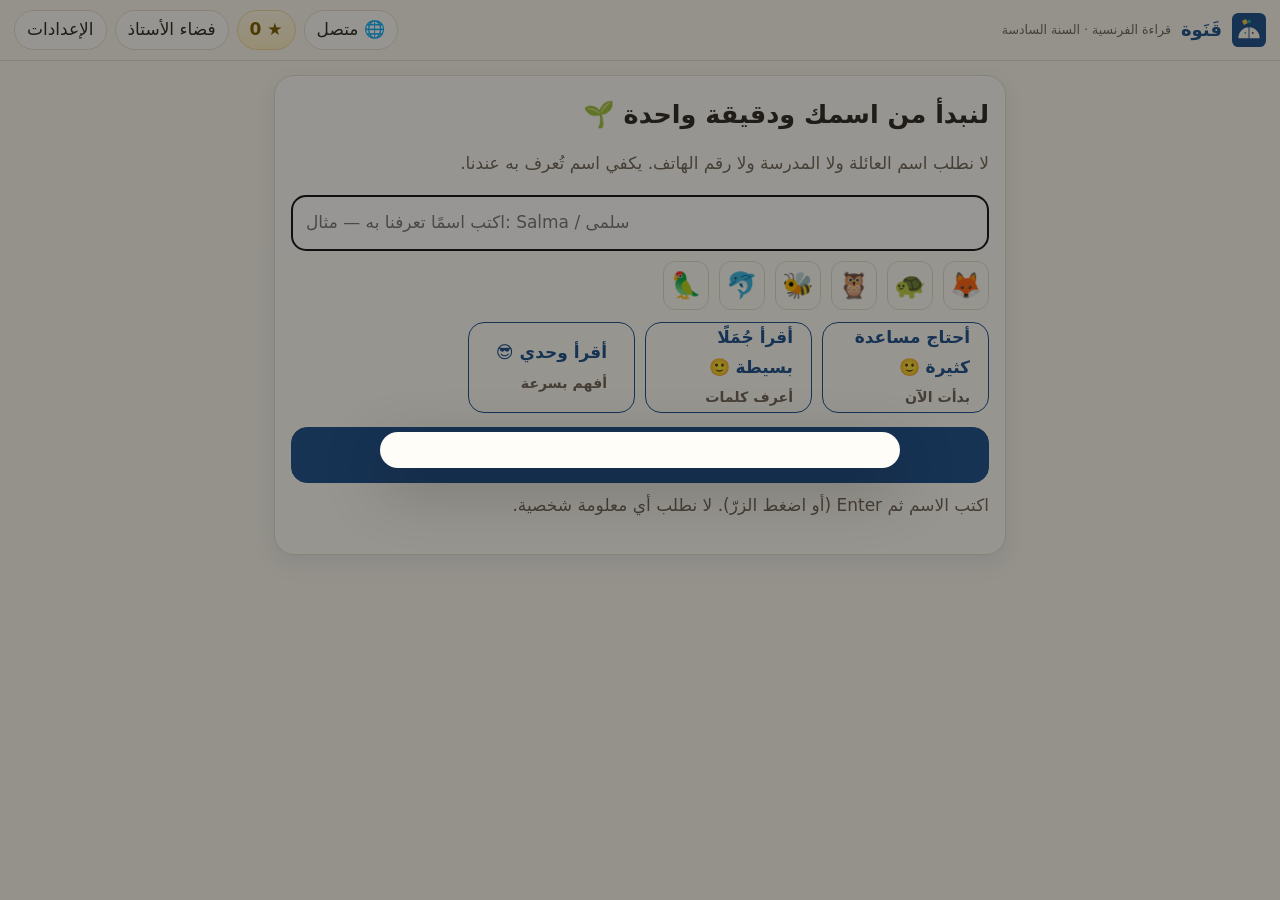
<file: prototype/index.html>
<!DOCTYPE html>
<html lang="ar" dir="rtl">
<head>
<meta charset="utf-8">
<meta name="viewport" content="width=device-width, initial-scale=1, viewport-fit=cover">
<title>قَنَوة — قراءة الفرنسية (نموذج أولي)</title>
<meta name="theme-color" content="#1B4F8C">
<link rel="manifest" href="manifest.webmanifest">
<link rel="icon" href="assets/icon.svg" type="image/svg+xml">
<link rel="stylesheet" href="styles.css">
</head>
<body data-view="home">
<header class="top">
  <div class="brand">
    <img src="assets/icon.svg" alt="" width="34" height="34">
    <span class="brand-name">قَنَوة</span>
    <span class="brand-sub">قراءة الفرنسية · السنة السادسة</span>
  </div>
  <div class="top-right">
    <button id="btn-offline" class="chip" title="حالة الاتصال">…</button>
    <span class="chip stars">★ <b id="xp-stars">0</b></span>
    <a class="chip" href="teacher.html">فضاء الأستاذ</a>
    <button id="btn-settings" class="chip" aria-label="الإعدادات">الإعدادات</button>
  </div>
</header>

<main id="main" aria-live="polite"></main>

<aside id="tutor" class="tutor" hidden>
  <div class="tutor-head">
    <button id="tutor-avatar" class="tutor-avatar" aria-label="نور">🌟</button>
    <div><b id="tutor-name">نور</b> <small>مرافقك · لا يعطي الحل بل يساعدك لتجده</small></div>
    <button id="tutor-close" class="icon-btn" aria-label="إغلاق">✕</button>
  </div>
  <ul id="tutor-log" class="tutor-log"></ul>
  <div id="tutor-quick" class="tutor-quick">
    <button data-q="explain">اشرح لي هذه الجملة</button>
    <button data-q="word">ماذا تعني هذه الكلمة؟</button>
    <button data-q="slow">نطّقها ببطء</button>
    <button data-q="test">اختبرني</button>
    <button data-q="scare">أنا متوتر</button>
  </div>
  <form id="tutor-form" class="tutor-form">
    <input id="tutor-input" placeholder="اكتب هنا…" autocomplete="off">
    <button type="submit">أرسل</button>
  </form>
</aside>

<div id="modal" class="modal" hidden><div class="modal-box" id="modal-box"></div></div>

<script src="data.js"></script>
<script src="app.js"></script>
</body>
</html>
</file>
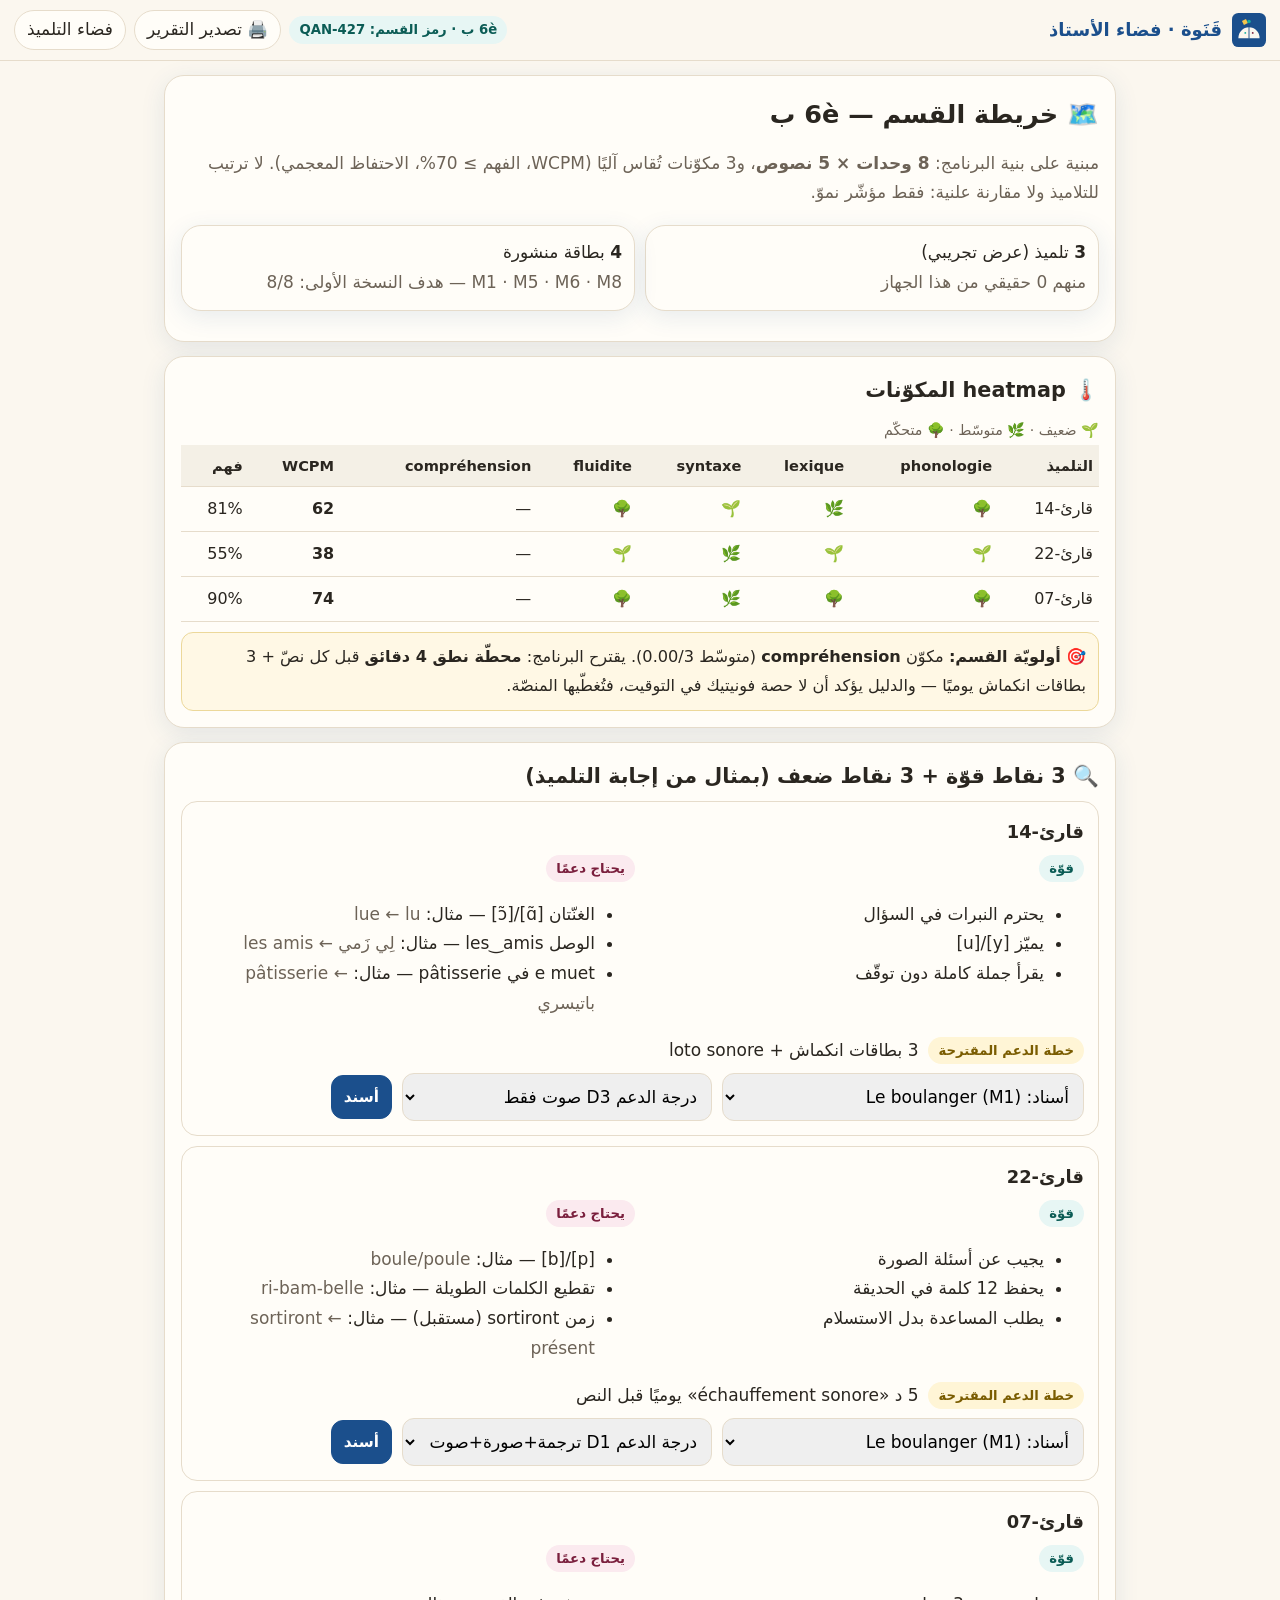
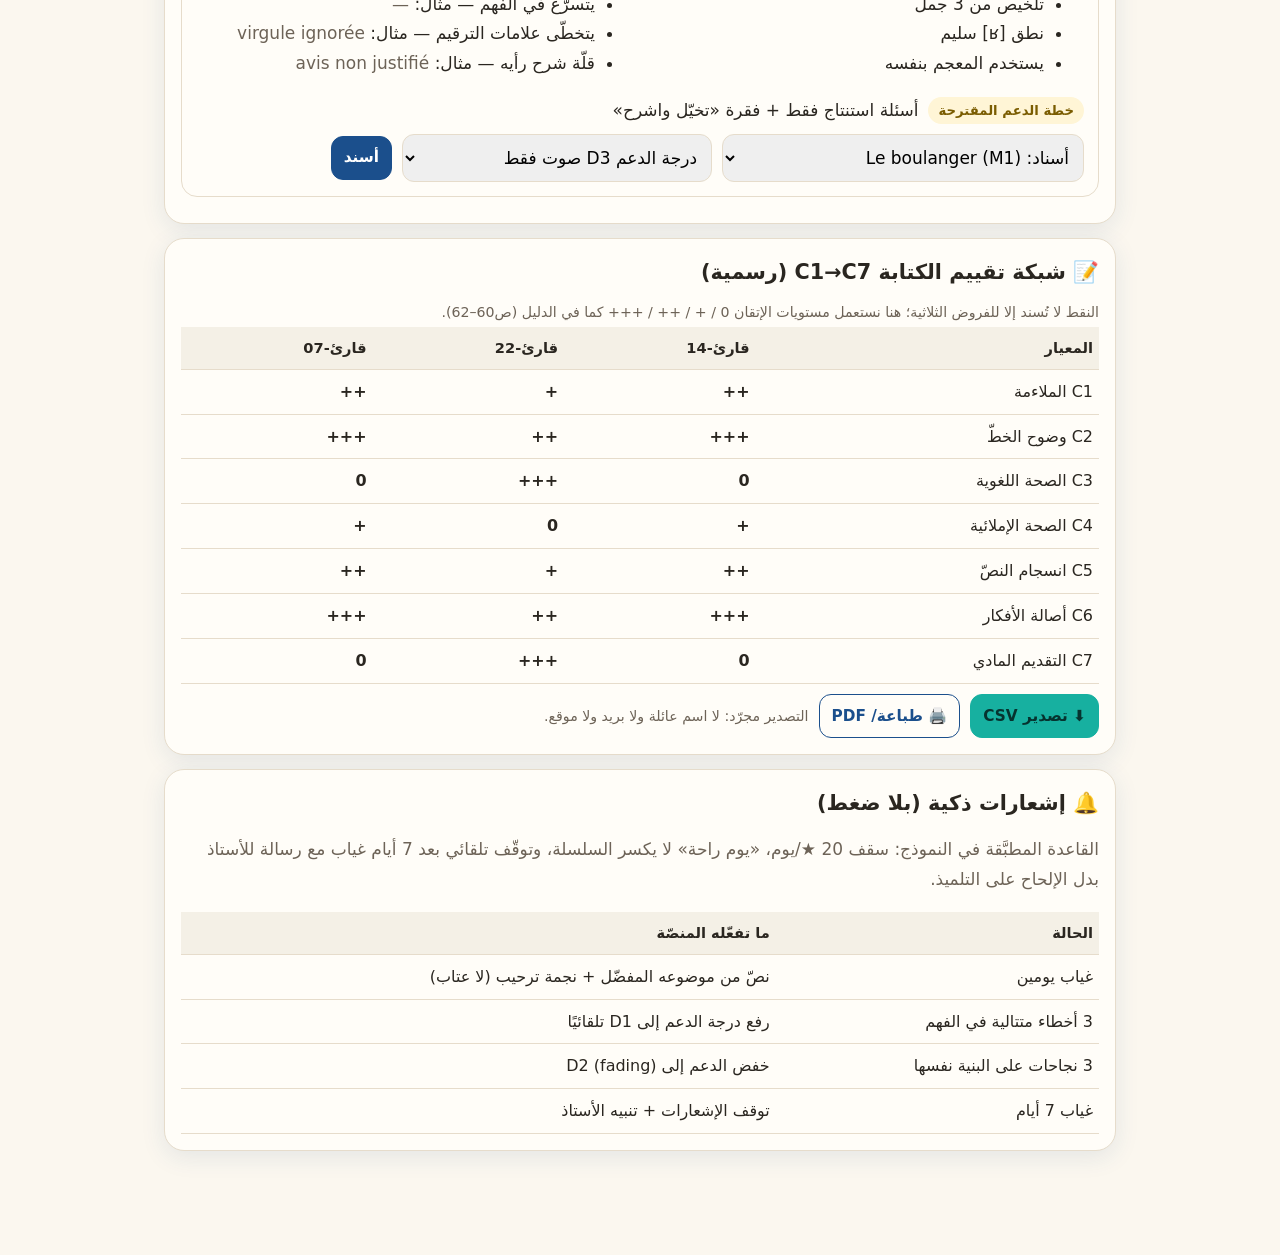
<file: prototype/teacher.html>
<!DOCTYPE html>
<html lang="ar" dir="rtl">
<head>
<meta charset="utf-8">
<meta name="viewport" content="width=device-width, initial-scale=1">
<title>قَنَوة — فضاء الأستاذ (نموذج أولي)</title>
<meta name="theme-color" content="#1B4F8C">
<link rel="icon" href="assets/icon.svg" type="image/svg+xml">
<link rel="stylesheet" href="styles.css">
</head>
<body>
<header class="top">
  <div class="brand"><img src="assets/icon.svg" width="34" height="34" alt=""><span class="brand-name">قَنَوة · فضاء الأستاذ</span></div>
  <div class="top-right">
    <span class="pill teal" id="room">6è ب · رمز القسم: QAN-427</span>
    <button class="chip" onclick="window.print()">🖨️ تصدير التقرير</button>
    <a class="chip" href="index.html">فضاء التلميذ</a>
  </div>
</header>
<main id="main" style="max-width:980px"></main>
<script src="data.js"></script>
<script src="teacher.js"></script>
</body>
</html>
</file>
<file: prototype/styles.css>
/* قَنَوة — Design system : «دفتر المدرّس الحديث» (paper, lapis, turquoise, burgundy, sun) */
:root{
  --bg:#FBF7EF; --ink:#1B4F8C; --teal:#17B0A0; --wine:#7A1F3D; --sun:#F6C64B;
  --paper:#fffdf8; --line:#e6dccb; --muted:#6d6357; --ok:#2E7D32; --warn:#C86A12; --bad:#9c2b2b;
  --r:20px; --shadow:0 6px 24px rgba(27,79,140,.10); --t:200ms cubic-bezier(.2,.7,.3,1);
  --fr:"Lexend","Andika","Segoe UI",system-ui,sans-serif;
  --ar:"IBM Plex Sans Arabic","Cairo","Rubik","Noto Naskh Arabic",system-ui,sans-serif;
}
*{box-sizing:border-box}
html,body{margin:0;background:var(--bg);color:#2a2620;font-family:var(--ar);font-size:17px;line-height:1.75;-webkit-text-size-adjust:100%}
button{font:inherit;color:inherit;cursor:pointer}
h1,h2,h3{line-height:1.35;margin:.2em 0 .5em}
h1{font-size:1.5rem} h2{font-size:1.22rem} h3{font-size:1.05rem}
small{color:var(--muted)}

/* ---------- entête ---------- */
.top{position:sticky;top:0;z-index:30;display:flex;align-items:center;justify-content:space-between;gap:10px;
  padding:10px 14px;background:rgba(251,247,239,.92);backdrop-filter:blur(8px);border-bottom:1px solid var(--line)}
.brand{display:flex;align-items:center;gap:10px;min-width:0}
.brand-name{font-weight:800;color:var(--ink);font-size:1.06rem}
.brand-sub{color:var(--muted);font-size:.74rem;white-space:nowrap;overflow:hidden;text-overflow:ellipsis}
.top-right{display:flex;align-items:center;gap:8px;flex-wrap:wrap;justify-content:flex-end}
.chip{display:inline-flex;align-items:center;gap:6px;min-height:40px;padding:0 12px;border-radius:999px;
  background:var(--paper);border:1px solid var(--line);text-decoration:none;color:#2a2620;transition:var(--t)}
.chip:hover{border-color:var(--ink)}
.chip.stars{background:linear-gradient(#fff8e5,#ffefc4);border-color:#ecd89a;color:#7a5c00;font-weight:700}
.chip[data-on="1"]{background:#e7f6f4;border-color:var(--teal);color:#0b5c55}

/* ---------- mise en page ---------- */
#main{max-width:760px;margin:0 auto;padding:14px 14px 90px}
.card{background:var(--paper);border:1px solid var(--line);border-radius:var(--r);box-shadow:var(--shadow);padding:16px;margin:0 0 14px}
.card.tight{padding:12px}
.row{display:flex;gap:10px;flex-wrap:wrap;align-items:center}
.row.between{justify-content:space-between}
.grid{display:grid;gap:10px}
.grid.two{grid-template-columns:1fr 1fr}
.grid.mini{grid-template-columns:repeat(auto-fill,minmax(150px,1fr))}
.muted{color:var(--muted)}
.pill{display:inline-block;padding:2px 10px;border-radius:999px;background:#eef3f8;color:var(--ink);font-size:.78rem;font-weight:700}
.pill.wine{background:#fbeaef;color:var(--wine)} .pill.teal{background:#e7f6f4;color:#0b5c55}
.pill.sun{background:#fff5d6;color:#7a5c00}
.kicker{font-size:.76rem;letter-spacing:.02em;color:var(--muted);text-transform:none;font-weight:700}

/* ---------- boutons ---------- */
.btn{display:inline-flex;align-items:center;justify-content:center;gap:8px;min-height:56px;padding:0 18px;
  border-radius:16px;border:1px solid var(--ink);background:var(--ink);color:#fff;font-weight:700;transition:var(--t)}
.btn:hover{filter:brightness(1.07)} .btn:active{transform:translateY(1px) scale(.995)}
.btn.ghost{background:var(--paper);color:var(--ink)}
.btn.teal{background:var(--teal);border-color:var(--teal);color:#06332f}
.btn.sun{background:var(--sun);border-color:#e5b93c;color:#5b4300}
.btn.sm{min-height:44px;padding:0 12px;font-size:.9rem;border-radius:12px}
.btn.block{width:100%}
.btn[disabled]{opacity:.5;pointer-events:none}
.icon-btn{min-width:44px;min-height:44px;border-radius:12px;border:1px solid var(--line);background:var(--paper)}

/* ---------- cartes de leçon (accueil) ---------- */
.lesson{display:block;width:100%;text-align:right;border:1px solid var(--line);background:var(--paper);
  border-radius:var(--r);padding:14px;box-shadow:var(--shadow);transition:var(--t)}
.lesson:hover{transform:translateY(-2px);border-color:var(--ink)}
.lesson h3{margin:.15em 0 .2em}
.lesson .thumb{width:100%;height:118px;border-radius:14px;background:#eef3f8;display:block;margin-bottom:10px}
.stars-rate{color:#e0a92b;letter-spacing:2px;font-size:.9rem}

/* ---------- lecteur ---------- */
.reader-tools{position:sticky;top:60px;z-index:20;display:flex;gap:8px;flex-wrap:wrap;align-items:center;
  padding:8px;background:rgba(251,247,239,.94);backdrop-filter:blur(6px);border:1px solid var(--line);border-radius:16px;margin-bottom:12px}
.reader-tools select,.reader-tools input[type=range]{min-height:40px;border-radius:10px;border:1px solid var(--line);background:var(--paper);padding:0 8px;font:inherit}
.seg{border:1px solid transparent;border-radius:16px;padding:12px 14px;margin:0 0 8px;background:var(--paper);transition:var(--t)}
.seg[data-active="1"]{border-color:var(--teal);background:#f4fdfb;box-shadow:0 0 0 3px rgba(23,176,160,.12)}
.seg .fr{font-family:var(--fr);direction:ltr;text-align:left;font-size:1.42rem;line-height:1.85;word-spacing:.14em;letter-spacing:.005em}
.seg .ar{margin-top:8px;font-size:1.02rem;color:#4a443b;background:#faf6ee;border-right:3px solid var(--sun);padding:6px 10px;border-radius:8px}
.seg[data-heading="1"] .fr{font-size:1.15rem;font-weight:700;color:var(--ink);font-family:var(--ar)}
.seg .w{border-radius:6px;padding:0 1px;transition:background 90ms linear}
.seg .w[data-hot="1"]{background:#fff2c9;box-shadow:inset 0 -2px 0 #e8c85f}
.seg .w.now{background:var(--sun);color:#241d00;box-shadow:inset 0 -3px 0 rgba(0,0,0,.16)}
.seg .w{cursor:pointer}
.seg-acts{display:flex;gap:6px;margin-top:8px;flex-wrap:wrap}
.seg-acts .btn{min-height:44px;padding:0 10px;font-size:.86rem;border-radius:12px}
.reader-mode-line .seg{display:none}
.reader-mode-line .seg[data-active="1"]{display:block;position:sticky;top:130px;font-size:1.05rem}

/* ---------- malette de mots ---------- */
.word{border:1px solid var(--line);border-radius:16px;padding:12px;background:var(--paper);display:flex;flex-direction:column;gap:6px}
.word .fr{font-family:var(--fr);direction:ltr;font-size:1.24rem;font-weight:700;color:var(--ink)}
.word .syl{font-family:var(--fr);direction:ltr;color:var(--wine);font-size:.95rem;letter-spacing:.04em}
.word .phon{font-size:1rem;background:#fff;border:1px dashed #d9c9a8;border-radius:10px;padding:2px 8px;display:inline-block}
.word .img{font-size:2.1rem;line-height:1;text-align:center}
.word .ar{font-size:1rem}
.word .ex{font-family:var(--fr);direction:ltr;font-size:.92rem;color:#4a443b}
.word[data-done="1"]{border-color:var(--teal);background:#f4fdfb}

/* ---------- quiz ---------- */
.q{border:1px solid var(--line);border-radius:16px;padding:14px;background:var(--paper);margin-bottom:10px}
.q .prompt{font-weight:700;margin-bottom:4px}
.q .fr-hint{font-family:var(--fr);direction:ltr;color:var(--muted);font-size:.95rem;margin-bottom:8px}
.opt{display:flex;align-items:center;gap:10px;width:100%;min-height:56px;padding:8px 12px;margin:6px 0;
  border:1px solid var(--line);background:#fff;border-radius:14px;text-align:right;transition:var(--t)}
.opt:hover{border-color:var(--ink)}
.opt[data-state="ok"]{border-color:var(--ok);background:#eef8ee}
.opt[data-state="close"]{border-color:var(--warn);background:#fff6ea}
.opt .mark{font-size:1.2rem}
.opt .emoji{font-size:1.6rem}
.hint{margin-top:8px;padding:10px 12px;border-radius:12px;background:#fff8e5;border:1px solid #ecd89a;font-size:.95rem}
.order{display:flex;flex-direction:column;gap:6px}
.order .item{min-height:52px;display:flex;align-items:center;gap:8px;justify-content:space-between;
  border:1px solid var(--line);background:#fff;border-radius:12px;padding:0 10px}
.order .item .fr{font-family:var(--fr);direction:ltr;font-size:1rem}

/* ---------- barres / jauges ---------- */
.meter{height:10px;border-radius:999px;background:#ece5d7;overflow:hidden}
.meter>i{display:block;height:100%;background:linear-gradient(90deg,var(--teal),#7fd9cf);transition:width var(--t)}
.meter.sun>i{background:linear-gradient(90deg,var(--sun),#f7dc8d)}
.progress-steps{display:flex;gap:4px;margin:0 0 14px;flex-wrap:wrap}
.progress-steps b{flex:1;min-width:22px;height:6px;border-radius:999px;background:#e6ddcc}
.progress-steps b[data-done="1"]{background:var(--teal)}
.progress-steps b[data-cur="1"]{background:var(--ink)}

/* ---------- robot ---------- */
.tutor{position:fixed;inset:auto 12px 12px auto;width:min(370px,calc(100% - 24px));z-index:60;background:var(--paper);
  border:1px solid var(--line);border-radius:var(--r);box-shadow:0 14px 40px rgba(0,0,0,.16);overflow:hidden}
.tutor-head{display:flex;gap:10px;align-items:center;padding:10px 12px;background:#f1f6fb;border-bottom:1px solid var(--line)}
.tutor-head small{display:block;line-height:1.3}
.tutor-avatar{width:46px;height:46px;border-radius:50%;border:1px solid var(--line);background:radial-gradient(#fff5d6,#ffd873);font-size:1.3rem}
.tutor-log{list-style:none;margin:0;padding:10px 12px;max-height:38vh;overflow:auto;display:flex;flex-direction:column;gap:8px}
.tutor-log li{padding:8px 10px;border-radius:12px;background:#fff;border:1px solid var(--line)}
.tutor-log li.me{background:#eef3f8;border-color:#cfe0f0}
.tutor-log .fr{font-family:var(--fr);direction:ltr}
.tutor-quick{display:flex;gap:6px;overflow:auto;padding:0 12px 10px}
.tutor-quick button{white-space:nowrap;min-height:40px;border-radius:999px;border:1px solid var(--line);background:#fff;padding:0 12px;font-size:.86rem}
.tutor-form{display:flex;gap:8px;padding:10px 12px;border-top:1px solid var(--line)}
.tutor-form input{flex:1;min-height:48px;border-radius:12px;border:1px solid var(--line);padding:0 12px;font:inherit}
.tutor-form button{min-height:48px;border-radius:12px;border:1px solid var(--ink);background:var(--ink);color:#fff;padding:0 14px}

/* ---------- divers ---------- */
.media-note{font-size:.85rem;color:var(--muted)}
.kbd{font-family:ui-monospace,Menlo,Consolas,monospace;background:#f2ede2;border:1px solid var(--line);border-radius:6px;padding:1px 6px}
.confetti{position:fixed;inset:0;pointer-events:none;z-index:90;overflow:hidden}
.confetti i{position:absolute;top:-12vh;width:9px;height:14px;border-radius:2px;animation:fall 2.1s linear forwards}
@keyframes fall{to{transform:translateY(115vh) rotate(720deg);opacity:.15}}
.toast{position:fixed;inset:auto 50% 22px auto;transform:translateX(50%);z-index:95;background:#2a2620;color:#fff;
  padding:10px 16px;border-radius:999px;font-size:.9rem;box-shadow:var(--shadow)}
.modal{position:fixed;inset:0;z-index:80;background:rgba(20,17,13,.44);display:grid;place-items:center;padding:16px}
.modal-box{background:var(--paper);border-radius:var(--r);max-width:520px;width:100%;padding:18px;box-shadow:0 20px 60px rgba(0,0,0,.25);max-height:86vh;overflow:auto}
table{width:100%;border-collapse:collapse;font-size:.94rem}
th,td{border-bottom:1px solid var(--line);padding:8px 6px;text-align:right}
th{background:#f4f0e6;font-size:.86rem}
.heat td{font-size:1.3rem;text-align:center}
.garden{display:flex;flex-wrap:wrap;gap:6px;min-height:44px;border:1px dashed var(--line);border-radius:14px;padding:8px;background:#fffdf6}
.garden span{font-size:1.5rem}
.sr{position:absolute;width:1px;height:1px;overflow:hidden;clip-path:inset(50%)}
a{color:var(--ink)}
@media (max-width:520px){ .grid.two{grid-template-columns:1fr} .brand-sub{display:none} .seg .fr{font-size:1.28rem} }
@media print{ .top,.reader-tools,.tutor,#btn-settings,.no-print{display:none!important} body{background:#fff} .card{box-shadow:none;border:1px solid #bbb} }
@media (prefers-reduced-motion:reduce){ *{animation-duration:.01ms!important;transition-duration:.01ms!important} }

/* ---------------------------------------------------------------- stockage
   bandeau affiché quand le navigateur refuse localStorage (ouverture en file://) :
   on prévient au lieu de laisser l'élève croire que la saisie est cassée. */
.warn-bar{
  position:sticky;top:0;z-index:60;
  margin:0 0 14px;padding:12px 16px;border-radius:0;
  background:#FFF4D6;border-bottom:2px solid var(--sun,#F6C64B);color:#4A3B00;
  font-size:1rem;line-height:1.55
}
.warn-bar b{display:block;margin-bottom:4px}
.warn-bar code{background:#fff;padding:1px 6px;border-radius:6px;font-size:.92em}
.warn-bar .btn.sm{min-height:40px;padding:6px 14px}
.warn-bar #sw-fix{background:#fff;border:1px solid var(--line,#E6DCC6);border-radius:12px;padding:10px 12px;margin-top:8px;font-size:.9rem}
</file>
